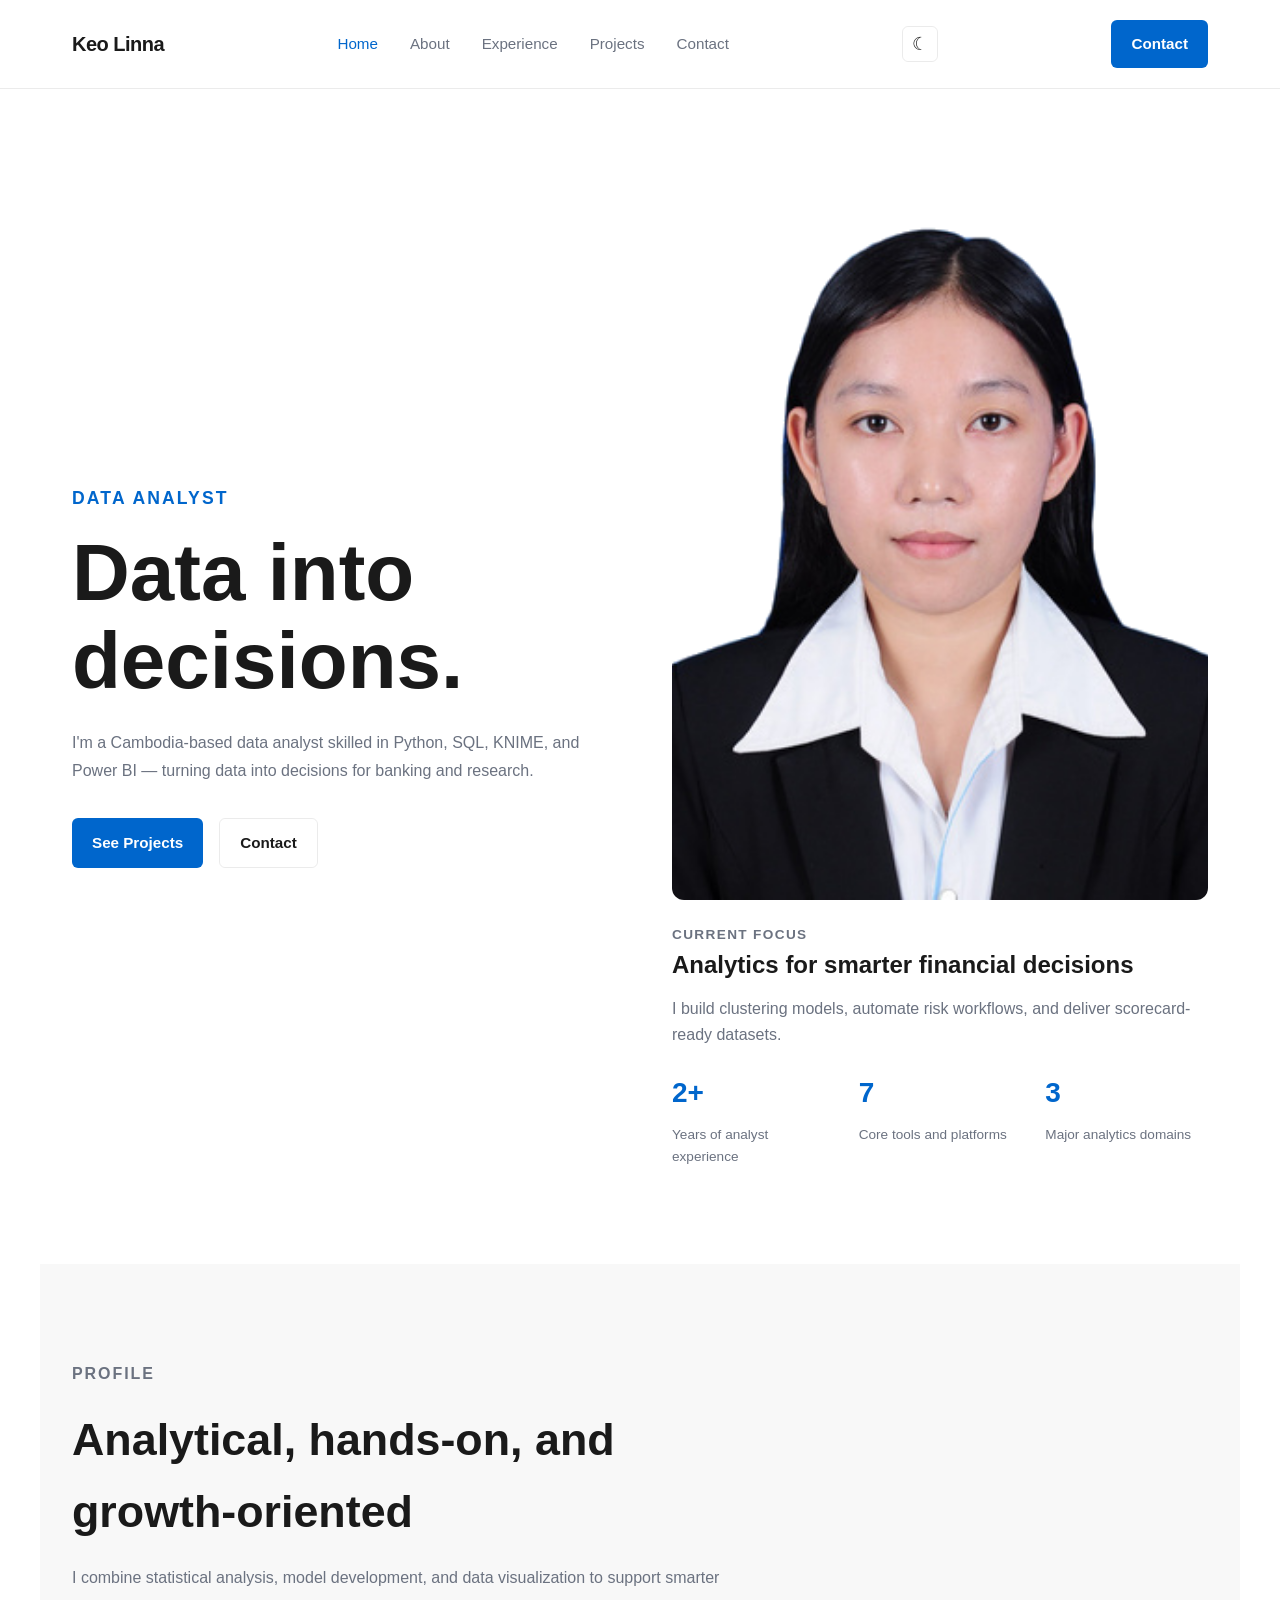
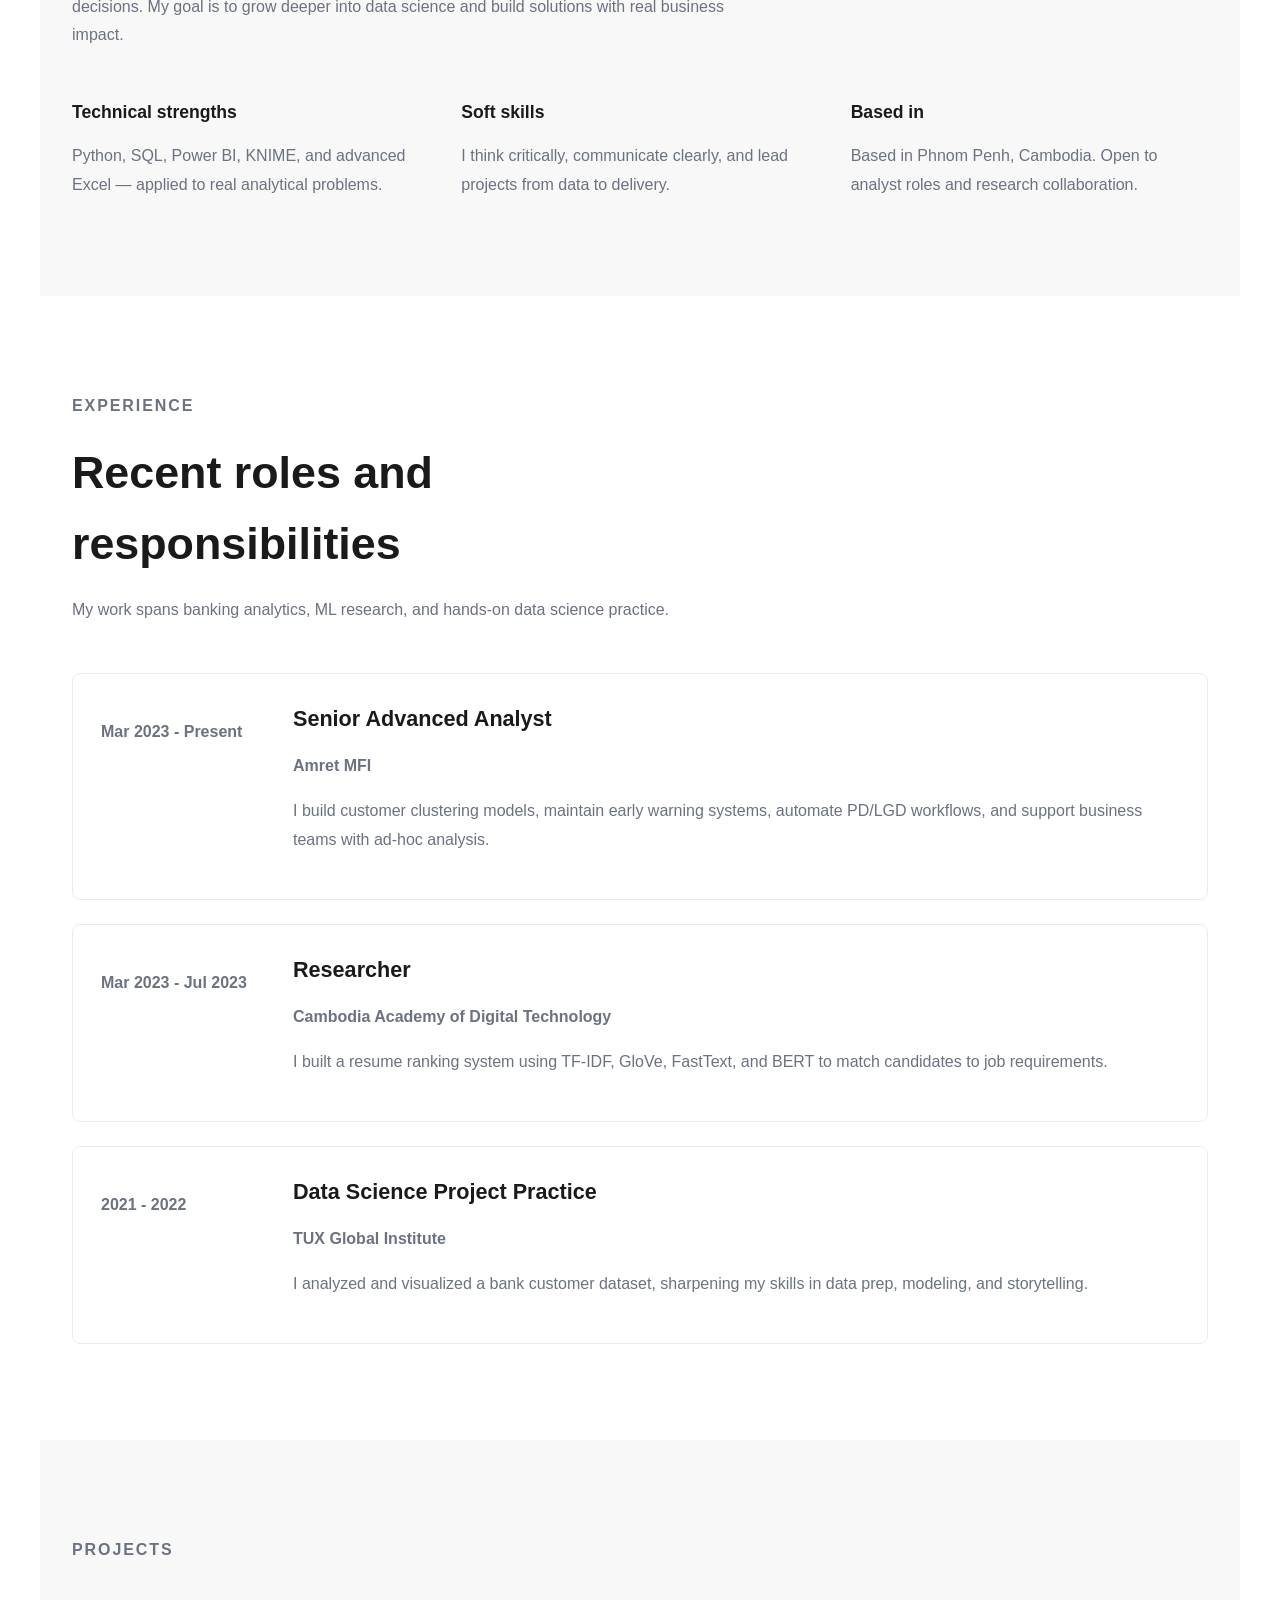
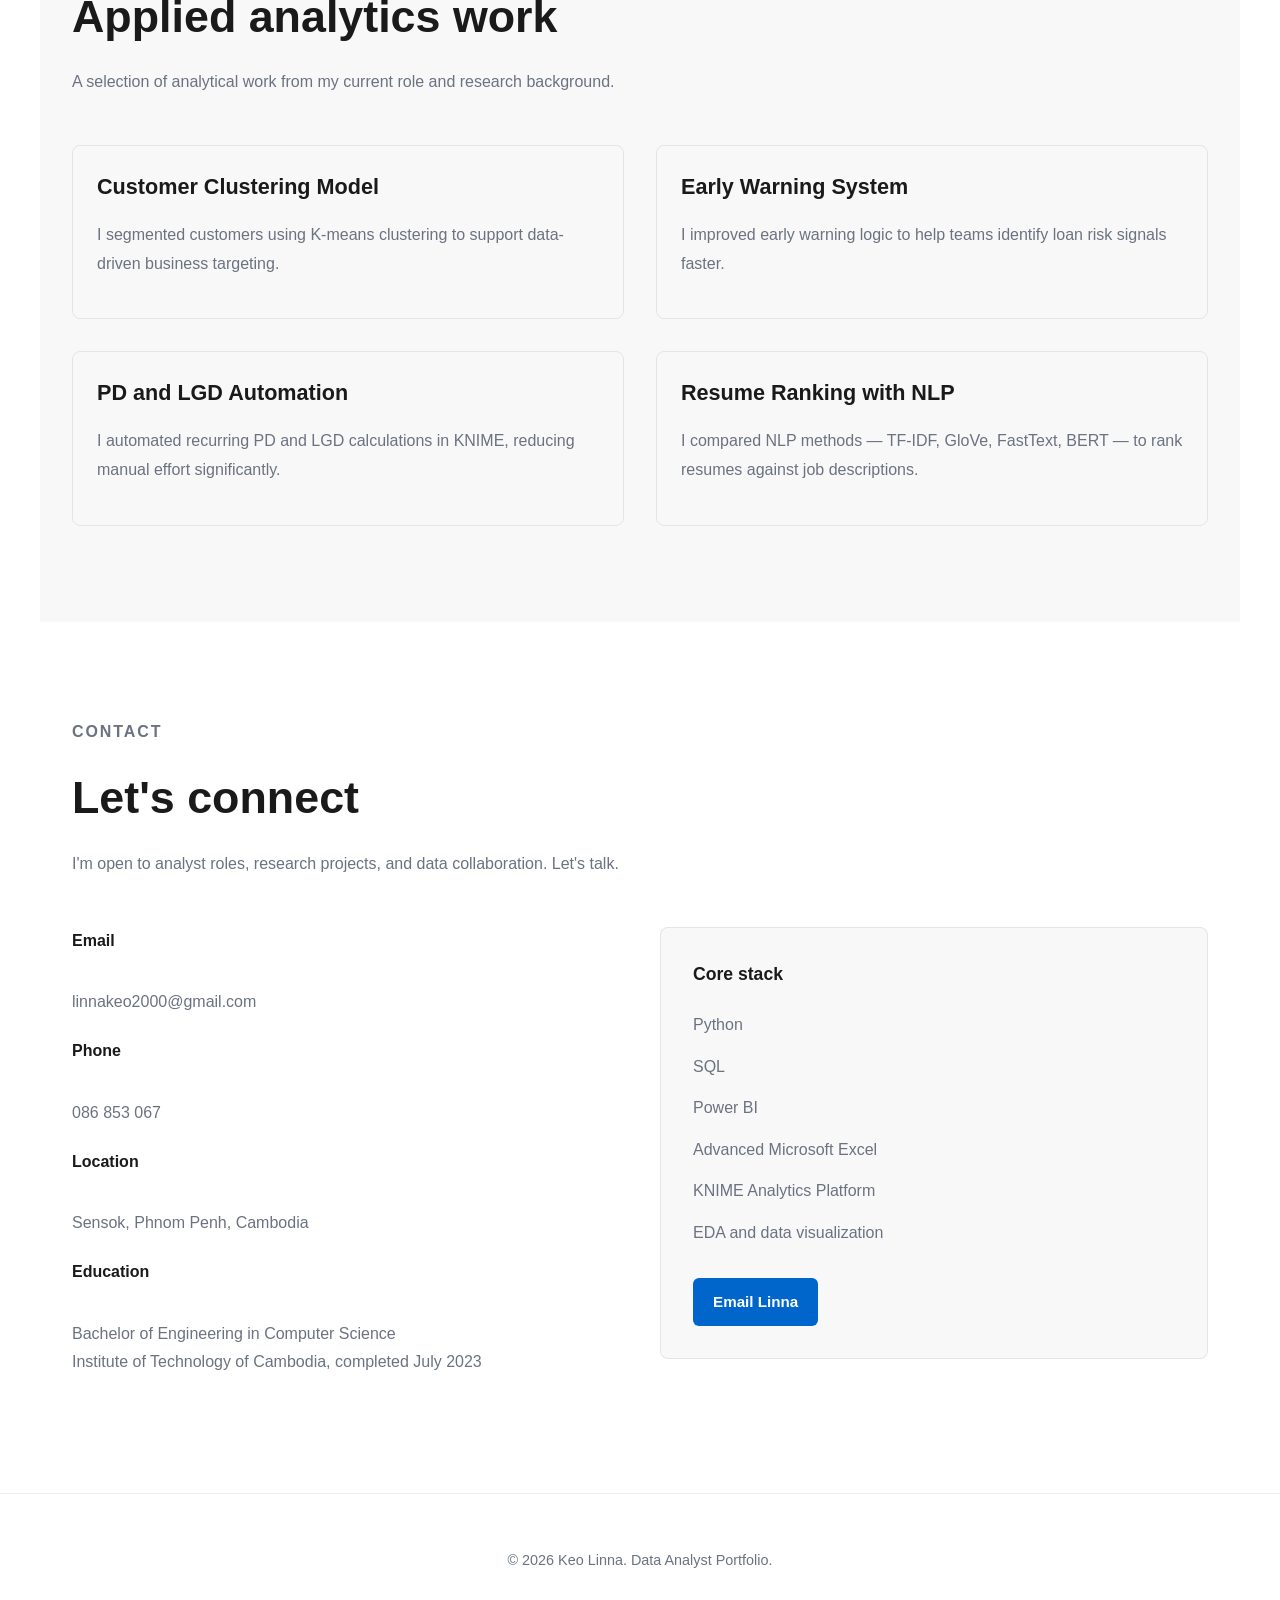
<file: index.html>
<!DOCTYPE html>
<html lang="en">
<head>
  <meta charset="UTF-8" />
  <meta name="viewport" content="width=device-width, initial-scale=1.0" />
  <title>Keo Linna | Data Analyst Portfolio</title>
  <link rel="preconnect" href="https://fonts.googleapis.com" />
  <link rel="preconnect" href="https://fonts.gstatic.com" crossorigin />
  <link href="https://fonts.googleapis.com/css2?family=Space+Grotesk:wght@400;500;700&family=DM+Serif+Display:ital@0;1&display=swap" rel="stylesheet" />
  <link rel="stylesheet" href="style.css" />
</head>
<body>
  <header class="site-header">
    <nav class="navbar">
      <a class="brand" href="#home">Keo Linna</a>
      <button class="menu-toggle" id="menu-toggle" type="button" aria-expanded="false" aria-controls="nav-links">Menu</button>
      <div class="nav-links" id="nav-links">
        <a href="#home">Home</a>
        <a href="#about">About</a>
        <a href="#experience">Experience</a>
        <a href="#projects">Projects</a>
        <a href="#contact">Contact</a>
      </div>
      <button class="dark-toggle" id="dark-toggle" aria-label="Toggle dark mode">&#9790;</button>
      <a class="nav-cta" href="#contact">Contact</a>
    </nav>
  </header>

  <main>
    <section class="hero section" id="home">
      <div class="hero-copy">
        <p class="eyebrow">Data Analyst</p>
        <h1>Data into decisions.</h1>
        <p class="intro">I'm a Cambodia-based data analyst skilled in Python, SQL, KNIME, and Power BI — turning data into decisions for banking and research.</p>
        <div class="hero-actions">
          <a class="button button-primary" href="#projects">See Projects</a>
          <a class="button button-secondary" href="#contact">Contact</a>
        </div>
      </div>
      <div class="hero-panel">
        <div class="hero-card">
          <img src="profile.png" alt="Keo Linna - Data Analyst" />
          <div class="card-content">
            <p class="card-label">Current Focus</p>
            <h2>Analytics for smarter financial decisions</h2>
            <p>I build clustering models, automate risk workflows, and deliver scorecard-ready datasets.</p>
            <div class="stats-grid">
              <article>
                <strong>2+</strong>
                <span>Years of analyst experience</span>
              </article>
              <article>
                <strong>7</strong>
                <span>Core tools and platforms</span>
              </article>
              <article>
                <strong>3</strong>
                <span>Major analytics domains</span>
              </article>
            </div>
          </div>
        </div>
      </div>
    </section>

    <section class="section section-alt" id="about">
      <div class="section-heading">
        <p class="eyebrow">Profile</p>
        <h2>Analytical, hands-on, and growth-oriented</h2>
        <p>I combine statistical analysis, model development, and data visualization to support smarter decisions. My goal is to grow deeper into data science and build solutions with real business impact.</p>
      </div>
      <div class="feature-grid">
        <article class="feature-card">
          <h3>Technical strengths</h3>
          <p>Python, SQL, Power BI, KNIME, and advanced Excel — applied to real analytical problems.</p>
        </article>
        <article class="feature-card">
          <h3>Soft skills</h3>
          <p>I think critically, communicate clearly, and lead projects from data to delivery.</p>
        </article>
        <article class="feature-card">
          <h3>Based in</h3>
          <p>Based in Phnom Penh, Cambodia. Open to analyst roles and research collaboration.</p>
        </article>
      </div>
    </section>

    <section class="section" id="experience">
      <div class="section-heading">
        <p class="eyebrow">Experience</p>
        <h2>Recent roles and responsibilities</h2>
        <p>My work spans banking analytics, ML research, and hands-on data science practice.</p>
      </div>
      <div class="timeline">
        <article class="timeline-item">
          <p class="timeline-year">Mar 2023 - Present</p>
          <div>
            <h3>Senior Advanced Analyst</h3>
            <p class="timeline-company">Amret MFI</p>
            <p>I build customer clustering models, maintain early warning systems, automate PD/LGD workflows, and support business teams with ad-hoc analysis.</p>
          </div>
        </article>
        <article class="timeline-item">
          <p class="timeline-year">Mar 2023 - Jul 2023</p>
          <div>
            <h3>Researcher</h3>
            <p class="timeline-company">Cambodia Academy of Digital Technology</p>
            <p>I built a resume ranking system using TF-IDF, GloVe, FastText, and BERT to match candidates to job requirements.</p>
          </div>
        </article>
        <article class="timeline-item">
          <p class="timeline-year">2021 - 2022</p>
          <div>
            <h3>Data Science Project Practice</h3>
            <p class="timeline-company">TUX Global Institute</p>
            <p>I analyzed and visualized a bank customer dataset, sharpening my skills in data prep, modeling, and storytelling.</p>
          </div>
        </article>
      </div>
    </section>

    <section class="section section-alt" id="projects">
      <div class="section-heading">
        <p class="eyebrow">Projects</p>
        <h2>Applied analytics work</h2>
        <p>A selection of analytical work from my current role and research background.</p>
      </div>
      <div class="projects-grid">
        <article class="project-card">
          <div class="project-visual project-visual-a"></div>
          <div class="project-copy">
            <h3>Customer Clustering Model</h3>
            <p>I segmented customers using K-means clustering to support data-driven business targeting.</p>
          </div>
        </article>
        <article class="project-card">
          <div class="project-visual project-visual-b"></div>
          <div class="project-copy">
            <h3>Early Warning System</h3>
            <p>I improved early warning logic to help teams identify loan risk signals faster.</p>
          </div>
        </article>
        <article class="project-card">
          <div class="project-visual project-visual-c"></div>
          <div class="project-copy">
            <h3>PD and LGD Automation</h3>
            <p>I automated recurring PD and LGD calculations in KNIME, reducing manual effort significantly.</p>
          </div>
        </article>
        <article class="project-card">
          <div class="project-visual project-visual-d"></div>
          <div class="project-copy">
            <h3>Resume Ranking with NLP</h3>
            <p>I compared NLP methods — TF-IDF, GloVe, FastText, BERT — to rank resumes against job descriptions.</p>
          </div>
        </article>
      </div>
    </section>

    <section class="section" id="contact">
      <div class="section-heading">
        <p class="eyebrow">Contact</p>
        <h2>Let's connect</h2>
        <p>I'm open to analyst roles, research projects, and data collaboration. Let's talk.</p>
      </div>
      <div class="contact-layout">
        <div class="contact-details">
          <p><strong>Email</strong><br />linnakeo2000@gmail.com</p>
          <p><strong>Phone</strong><br />086 853 067</p>
          <p><strong>Location</strong><br />Sensok, Phnom Penh, Cambodia</p>
          <p><strong>Education</strong><br />Bachelor of Engineering in Computer Science<br />Institute of Technology of Cambodia, completed July 2023</p>
        </div>
        <div class="contact-card">
          <h3>Core stack</h3>
          <ul class="skill-list">
            <li>Python</li>
            <li>SQL</li>
            <li>Power BI</li>
            <li>Advanced Microsoft Excel</li>
            <li>KNIME Analytics Platform</li>
            <li>EDA and data visualization</li>
          </ul>
          <a class="button button-primary" href="mailto:linnakeo2000@gmail.com">Email Linna</a>
        </div>
      </div>
    </section>
  </main>

  <footer class="site-footer">
    <p>&copy; 2026 Keo Linna. Data Analyst Portfolio.</p>
  </footer>

  <script src="script.js"></script>
</body>
</html>
</file>
<file: style.css>
:root {
  --bg: #ffffff;
  --surface: #f8f8f8;
  --text: #1a1a1a;
  --muted: #6b7280;
  --accent: #0066cc;
  --border: rgba(0, 0, 0, 0.08);
  --shadow: 0 2px 8px rgba(0, 0, 0, 0.06);
}

[data-theme="dark"] {
  --bg: #0f0f0f;
  --surface: #1a1a1a;
  --text: #f0f0f0;
  --muted: #9ca3af;
  --accent: #3b9aff;
  --border: rgba(255, 255, 255, 0.08);
  --shadow: 0 2px 8px rgba(0, 0, 0, 0.4);
}

* {
  box-sizing: border-box;
}

html {
  scroll-behavior: smooth;
}

body {
  margin: 0;
  background: var(--bg);
  color: var(--text);
  font-family: -apple-system, BlinkMacSystemFont, "Segoe UI", "Helvetica Neue", sans-serif;
  line-height: 1.6;
}

img {
  display: block;
  width: 100%;
}

a {
  color: inherit;
  text-decoration: none;
}

.site-header {
  position: sticky;
  top: 0;
  z-index: 100;
  background: var(--bg);
  border-bottom: 1px solid var(--border);
}

.navbar {
  max-width: 1200px;
  margin: 0 auto;
  padding: 1.25rem 2rem;
  display: flex;
  align-items: center;
  justify-content: space-between;
  gap: 2rem;
}

.brand,
h1,
h2,
h3 {
  font-family: -apple-system, BlinkMacSystemFont, "Segoe UI", "Helvetica Neue", sans-serif;
  font-weight: 600;
}

.brand {
  font-size: 1.25rem;
  font-weight: 700;
  letter-spacing: -0.5px;
}

.nav-links {
  display: flex;
  align-items: center;
  gap: 2rem;
}

.nav-links a {
  font-size: 0.95rem;
  color: var(--muted);
  font-weight: 500;
  transition: color 0.2s ease;
}

.nav-links a:hover,
.nav-links a.active {
  color: var(--accent);
}

.dark-toggle {
  background: transparent;
  border: 1px solid var(--border);
  color: var(--text);
  font-size: 1.1rem;
  width: 2.25rem;
  height: 2.25rem;
  border-radius: 6px;
  cursor: pointer;
  display: flex;
  align-items: center;
  justify-content: center;
  transition: background 0.2s ease, color 0.2s ease;
  flex-shrink: 0;
}

.dark-toggle:hover {
  background: var(--surface);
}

.menu-toggle {
  display: none;
  border: 1px solid var(--border);
  background: var(--surface);
  color: var(--text);
  padding: 0.75rem 1rem;
  cursor: pointer;
}

.nav-cta,
.button {
  display: inline-flex;
  align-items: center;
  justify-content: center;
  border-radius: 6px;
  padding: 0.75rem 1.25rem;
  font-weight: 600;
  font-size: 0.95rem;
  transition: all 0.2s ease;
  border: none;
  cursor: pointer;
}

.nav-cta,
.button-primary {
  background: var(--accent);
  color: #fff;
}

.button-primary:hover,
.nav-cta:hover {
  background: #0052a3;
  box-shadow: 0 4px 12px rgba(0, 102, 204, 0.15);
}

.button-secondary {
  border: 1.5px solid var(--border);
  background: transparent;
  color: var(--text);
}

.button-secondary:hover {
  background: var(--surface);
}

.section {
  max-width: 1200px;
  margin: 0 auto;
  padding: 6rem 2rem;
}

.section-alt {
  background: var(--surface);
}

.hero {
  display: grid;
  grid-template-columns: 1fr 1fr;
  gap: 4rem;
  align-items: center;
  min-height: calc(100vh - 88px);
}

.hero-copy h1 {
  font-size: clamp(3rem, 8vw, 5rem);
  line-height: 1.1;
  margin: 0.75rem 0 1.5rem;
  font-weight: 700;
}

.eyebrow {
  margin: 0 0 1rem;
  letter-spacing: 0.12em;
  text-transform: uppercase;
  color: var(--accent);
  font-size: 1.1rem;
  font-weight: 700;
}

.intro,
.section-heading p,
.timeline-item p,
.project-copy p,
.contact-details p {
  color: var(--muted);
  line-height: 1.8;
  font-size: 1rem;
}

.hero-actions {
  display: flex;
  gap: 1rem;
  margin-top: 2rem;
  flex-wrap: wrap;
}

.hero-card {
  padding: 0;
  background: transparent;
  box-shadow: none;
  border-radius: 12px;
  overflow: hidden;
  display: flex;
  flex-direction: column;
  gap: 1.5rem;
}

.hero-orbit {
  display: none;
}

.hero-card img {
  width: 100%;
  aspect-ratio: 3 / 4;
  object-fit: cover;
  border-radius: 12px;
  background: transparent;
}

[data-theme="light"] .hero-card img {
  mix-blend-mode: multiply;
}

.card-content {
  padding: 0;
}

.card-label {
  font-size: 0.85rem;
  font-weight: 600;
  color: var(--muted);
  text-transform: uppercase;
  letter-spacing: 0.1em;
  margin: 0;
}

.hero-card h2 {
  font-size: 1.5rem;
  margin: 0 0 0.75rem;
}

.hero-card p {
  margin: 0;
  color: var(--muted);
}

.stats-grid {
  display: grid;
  grid-template-columns: repeat(3, 1fr);
  gap: 1.5rem;
  margin-top: 1.5rem;
}

.stats-grid article {
  padding: 0;
}

.stats-grid strong {
  display: block;
  font-size: 1.75rem;
  margin-bottom: 0.5rem;
  color: var(--accent);
}

.stats-grid span {
  display: block;
  font-size: 0.85rem;
  color: var(--muted);
}

.section-heading {
  max-width: 700px;
  margin-bottom: 3rem;
}

.section-heading h2 {
  font-size: clamp(2rem, 4vw, 2.8rem);
  margin: 0.5rem 0 1rem;
  font-weight: 600;
}

.feature-grid {
  display: grid;
  grid-template-columns: repeat(3, 1fr);
  gap: 2rem;
  margin-top: 3rem;
}

.feature-card {
  padding: 0;
  background: transparent;
  border: none;
}

.feature-card h3 {
  font-size: 1.1rem;
  margin: 0 0 1rem;
  font-weight: 600;
}

.feature-card p {
  margin: 0;
  color: var(--muted);
  line-height: 1.8;
}

.timeline {
  display: grid;
  gap: 1.5rem;
}

.timeline-item {
  display: grid;
  grid-template-columns: 160px 1fr;
  gap: 2rem;
  padding: 1.75rem;
  border: 1px solid var(--border);
  background: transparent;
  border-radius: 8px;
}

.timeline-year,
.timeline-company {
  color: var(--accent);
  font-weight: 600;
  font-size: 0.95rem;
}

.timeline-year {
  color: var(--muted);
}

.timeline-item h3,
.project-copy h3 {
  margin: 0 0 0.75rem;
  font-size: 1.35rem;
  font-weight: 600;
}

.projects-grid {
  display: grid;
  grid-template-columns: repeat(2, minmax(0, 1fr));
  gap: 2rem;
  margin-top: 2rem;
}

.project-card {
  background: transparent;
  box-shadow: none;
  overflow: hidden;
  border: 1px solid var(--border);
  border-radius: 8px;
  transition: all 0.3s ease;
}

.project-card:hover {
  box-shadow: var(--shadow);
}

.project-card img {
  aspect-ratio: 4 / 3;
  object-fit: cover;
  background: var(--surface);
}

.project-copy {
  padding: 1.5rem;
}

.contact-layout {
  display: grid;
  grid-template-columns: 1fr 1fr;
  gap: 2.5rem;
  align-items: start;
  margin-top: 2rem;
}

.contact-details {
  padding: 0;
}

.contact-details p {
  margin: 0 0 1.25rem;
  line-height: 1.8;
}

.contact-details strong {
  display: block;
  color: var(--text);
  font-weight: 600;
  margin-bottom: 0.25rem;
}

.contact-card {
  padding: 2rem;
  background: var(--surface);
  border-radius: 8px;
  border: 1px solid var(--border);
}

.contact-card h3 {
  margin: 0 0 1rem;
  font-size: 1.1rem;
}

.contact-card p {
  margin: 0;
}

.skill-list {
  list-style: none;
  padding: 0;
  margin: 0 0 1.5rem;
}

.skill-list li {
  padding: 0.5rem 0;
  color: var(--muted);
}

.contact-form {
  display: grid;
  gap: 0.75rem;
  padding: 1.75rem;
  background: var(--surface);
  box-shadow: var(--shadow);
}

.contact-form label {
  font-weight: 600;
}

.contact-form input,
.contact-form textarea {
  width: 100%;
  padding: 0.95rem 1rem;
  border: 1px solid var(--border);
  background: #fff;
  font: inherit;
}

.contact-form textarea {
  min-height: 160px;
  resize: vertical;
}

.site-footer {
  padding: 2.5rem 2rem;
  text-align: center;
  color: var(--muted);
  border-top: 1px solid var(--border);
  font-size: 0.9rem;
}

@media (max-width: 900px) {
  .menu-toggle {
    display: inline-flex;
  }

  .nav-cta {
    display: none;
  }

  .navbar {
    flex-wrap: wrap;
    padding: 1rem 1.5rem;
  }

  .nav-links {
    display: none;
    width: 100%;
    flex-direction: column;
    align-items: flex-start;
    padding-top: 1rem;
  }

  .nav-links.open {
    display: flex;
  }

  .hero {
    grid-template-columns: 1fr;
    gap: 2rem;
    min-height: auto;
    padding: 2rem 0;
  }

  .contact-layout,
  .feature-grid,
  .projects-grid,
  .timeline-item {
    grid-template-columns: 1fr;
  }

  .stats-grid {
    grid-template-columns: repeat(3, 1fr);
  }

  .section {
    padding: 3.5rem 1.5rem;
  }

  .hero-card {
    gap: 1rem;
  }
}
</file>
